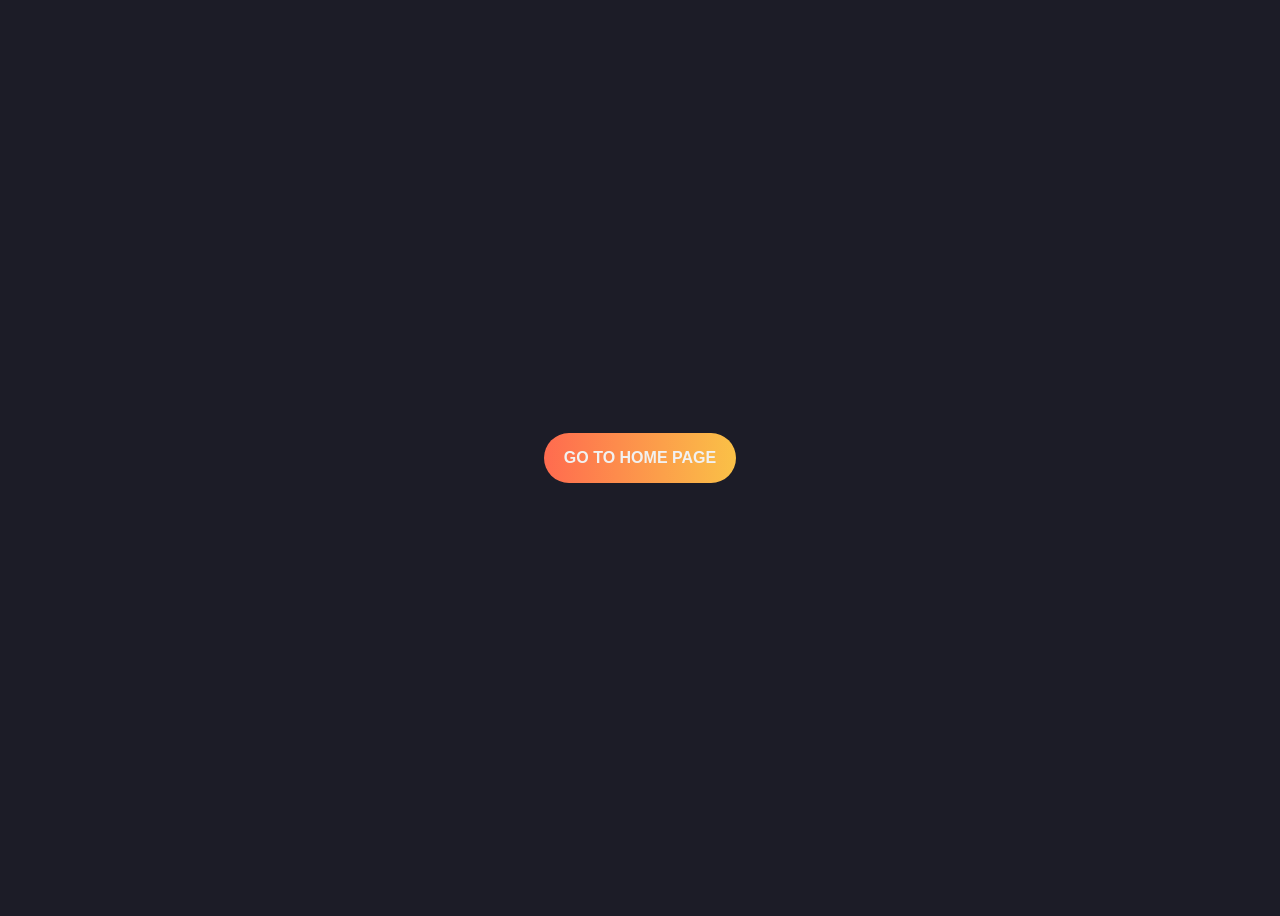
<file: index.html>
<!DOCTYPE html>
<html lang="en">
<head>
    <meta charset="UTF-8">
    <meta http-equiv="X-UA-Compatible" content="IE=edge">
    <meta name="viewport" content="width=device-width, initial-scale=1.0">
    <title>GO TO HOME</title>

    <style>
.btn {
    display: flex;
    margin: auto;
    padding: 1em;
    width: 10em;
    font-size: 16px;
    background: linear-gradient(to right, #ff6b4f, #fac147);
    
    border: none;
    font-weight: 600;
    outline: none;
    border-radius: 25px;
    cursor: pointer;
    transition: opacity .3s linear;
    transition: 1s;
    text-decoration: none;
    
}

.btn:hover {
    transform: scale(1.2);
}

.btn a{
    color: #f1f1f1;
    text-decoration: none;
    margin: auto;
}

body {
    background: #1c1c27;
    color: white;
    font-family: 'Open Sans', sans-serif;
    display: flex;
    /* margin: auto; */
    /* border: 2px solid red; */
    height: 100vh;
    align-items: center;
    /* justify-content: center; */
}

    </style>

</head>
<body>
    <h1 class="btn"><a href="docs//index.html">GO TO HOME PAGE</a></h1>
</body>
</html>
</file>
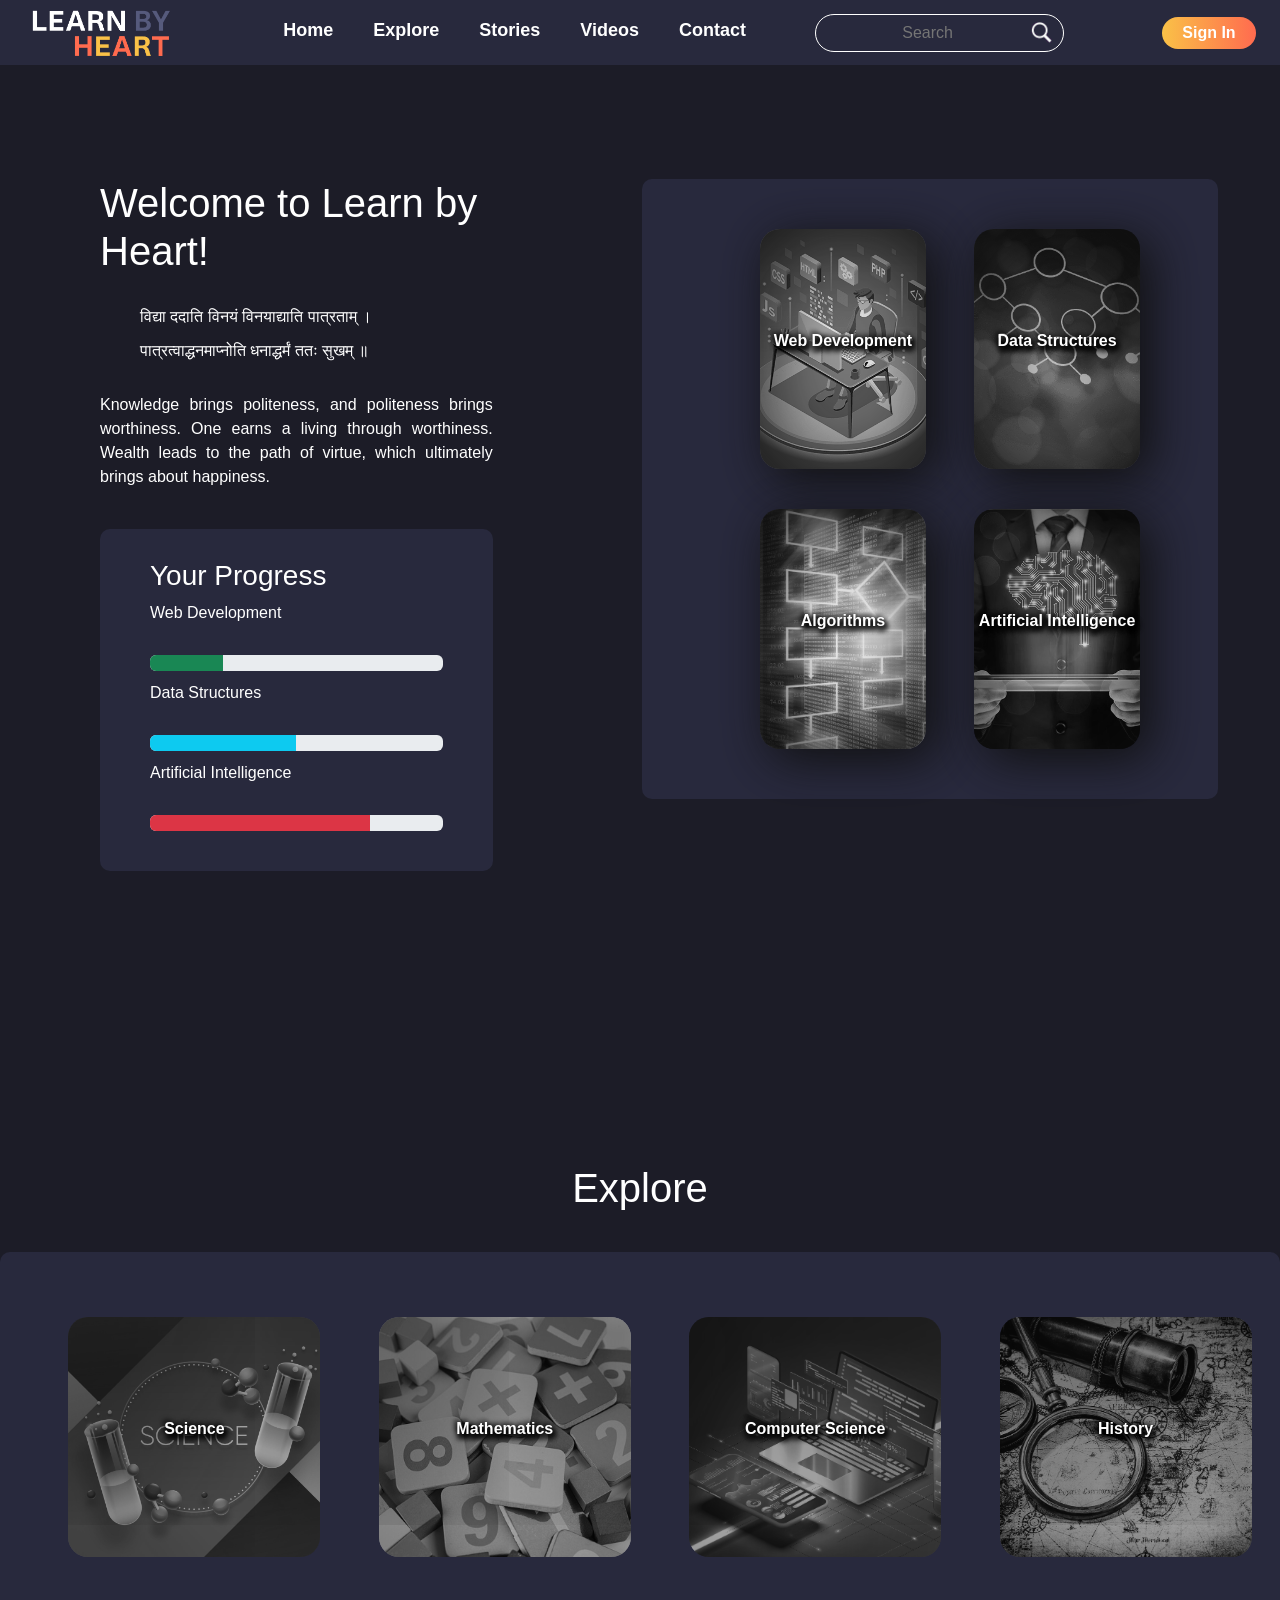
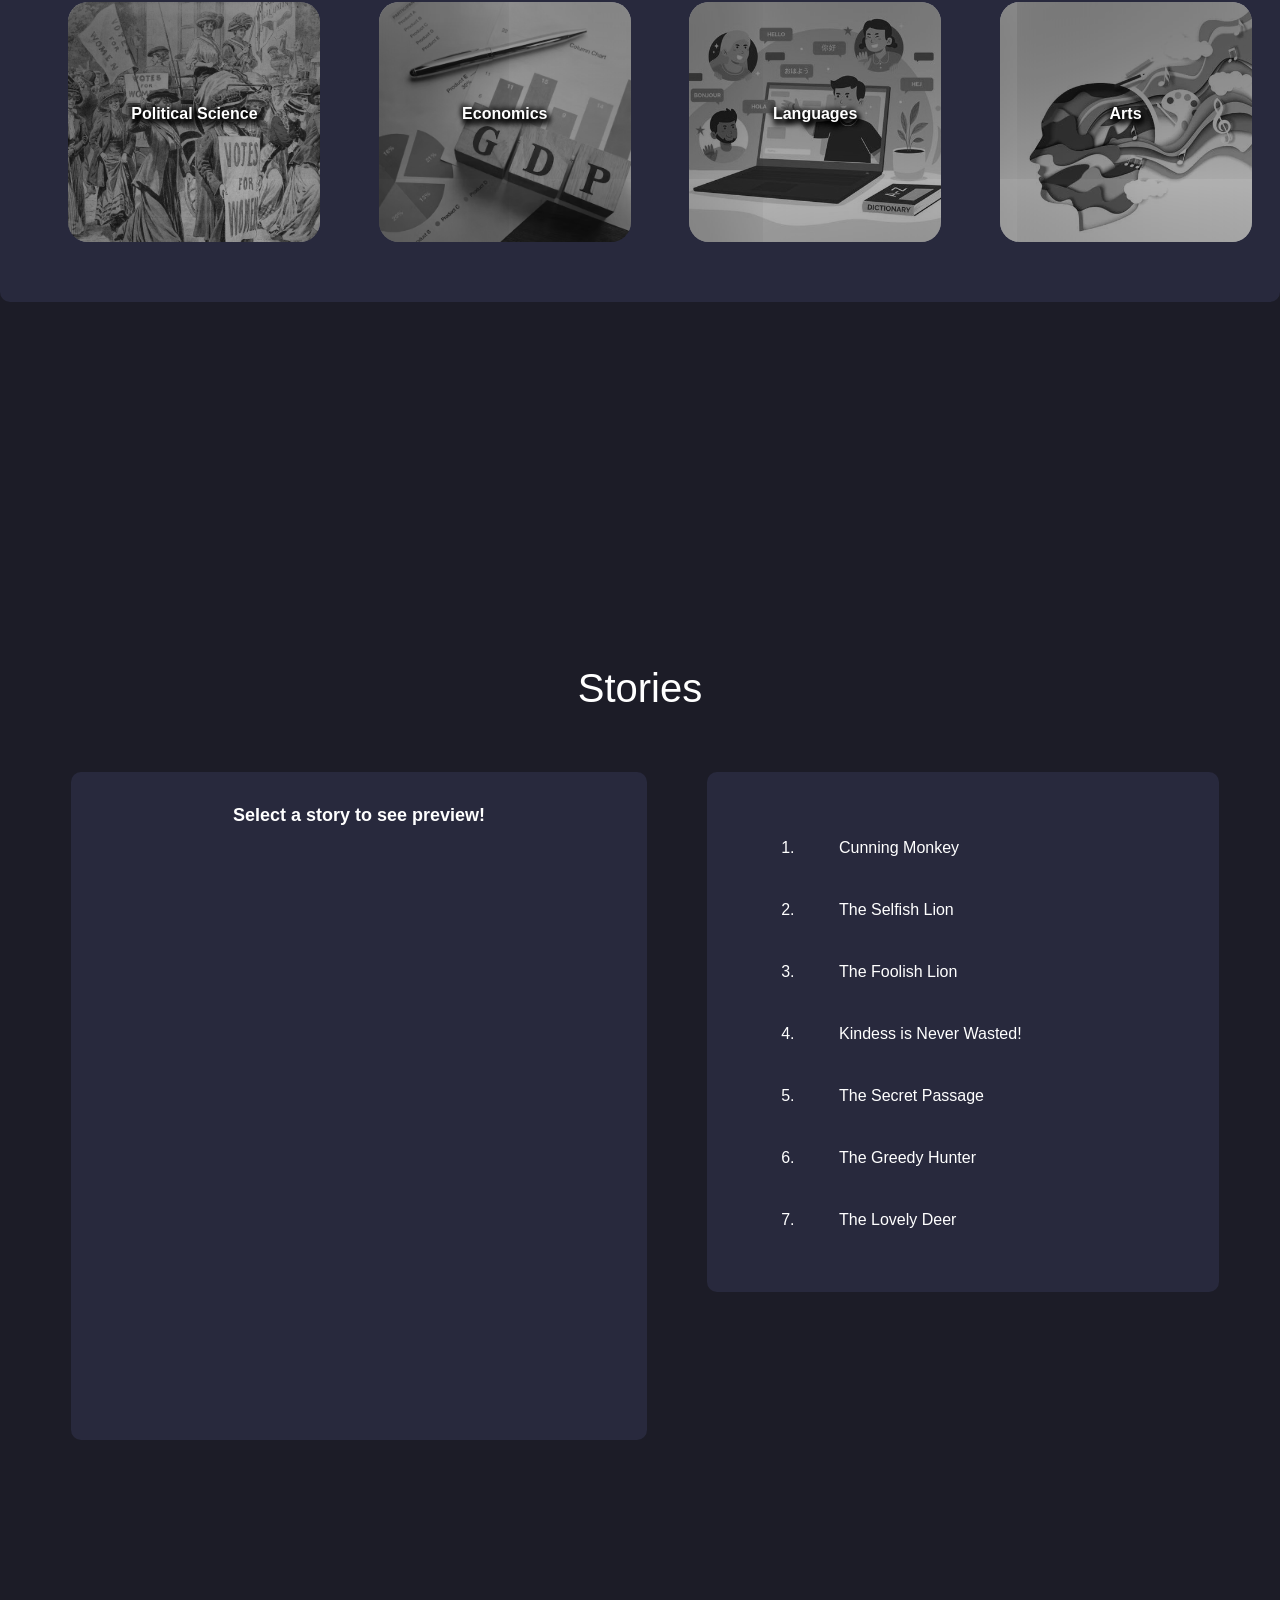
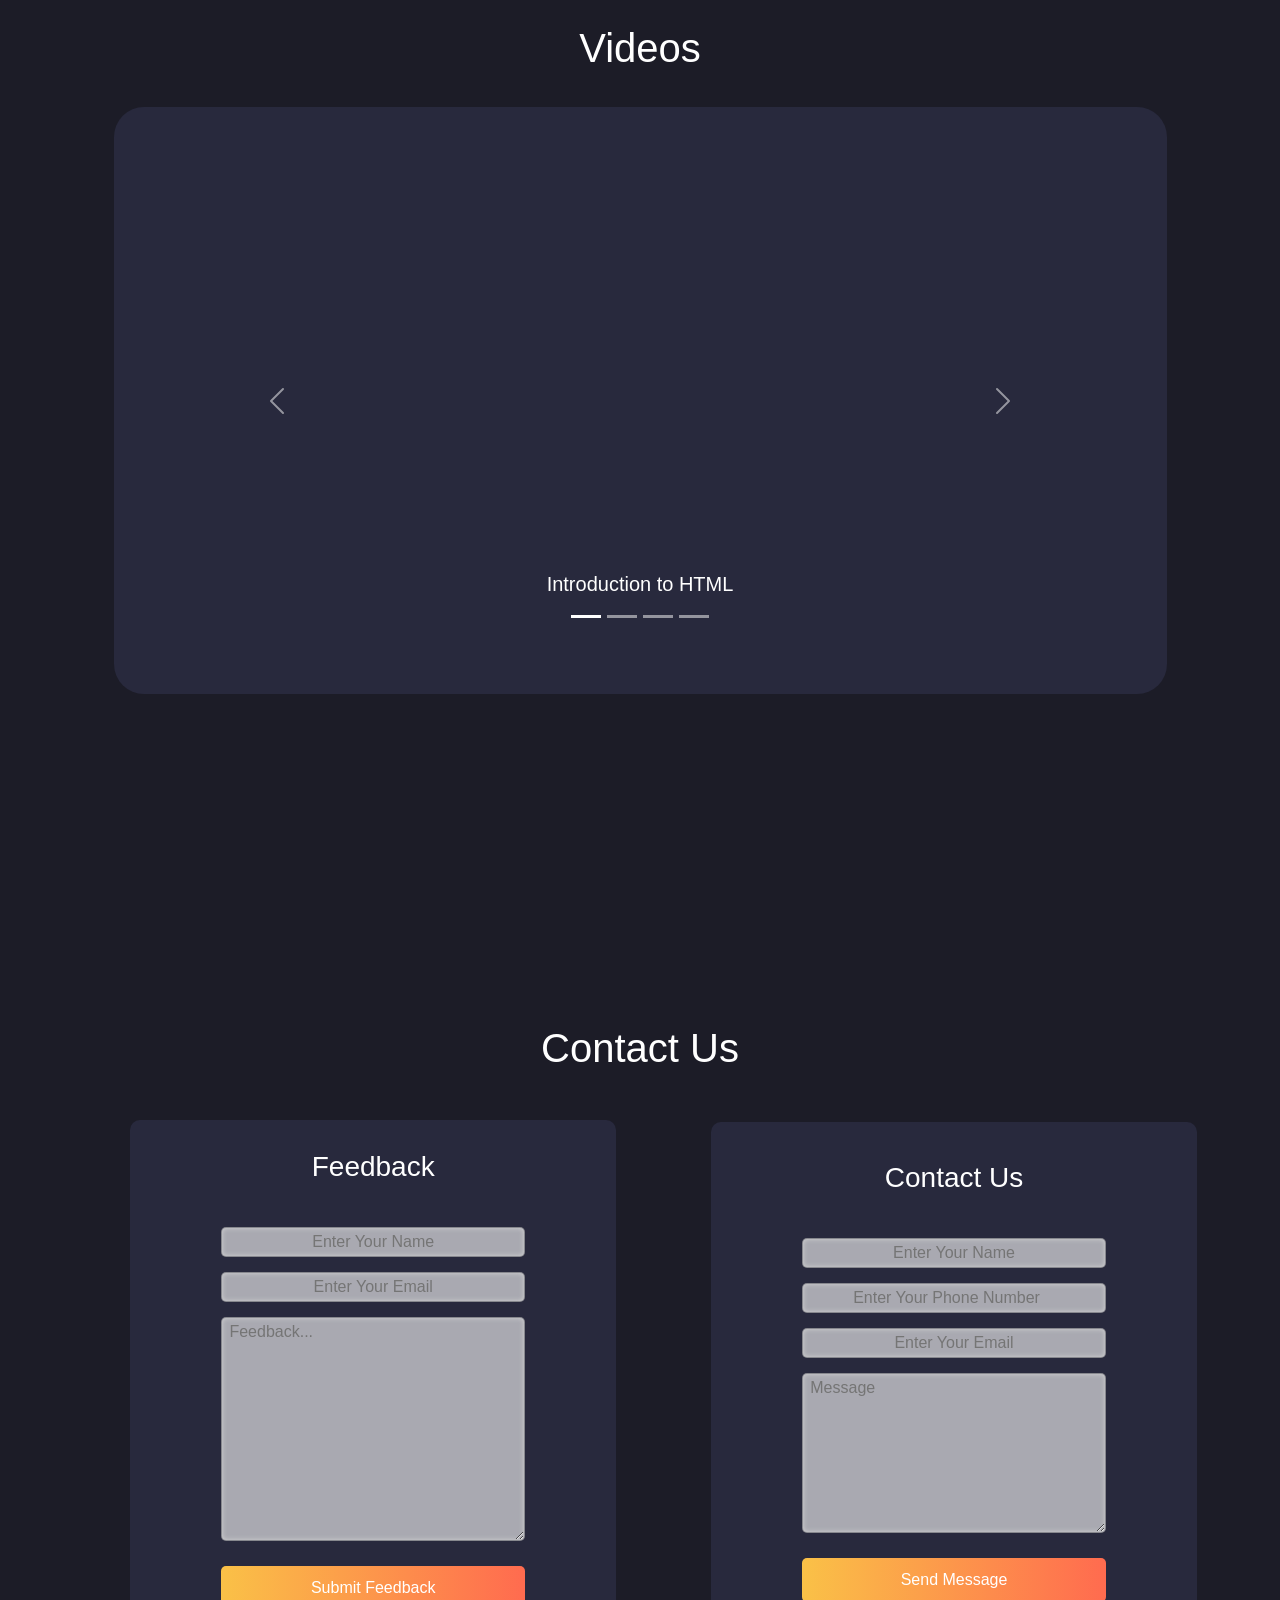
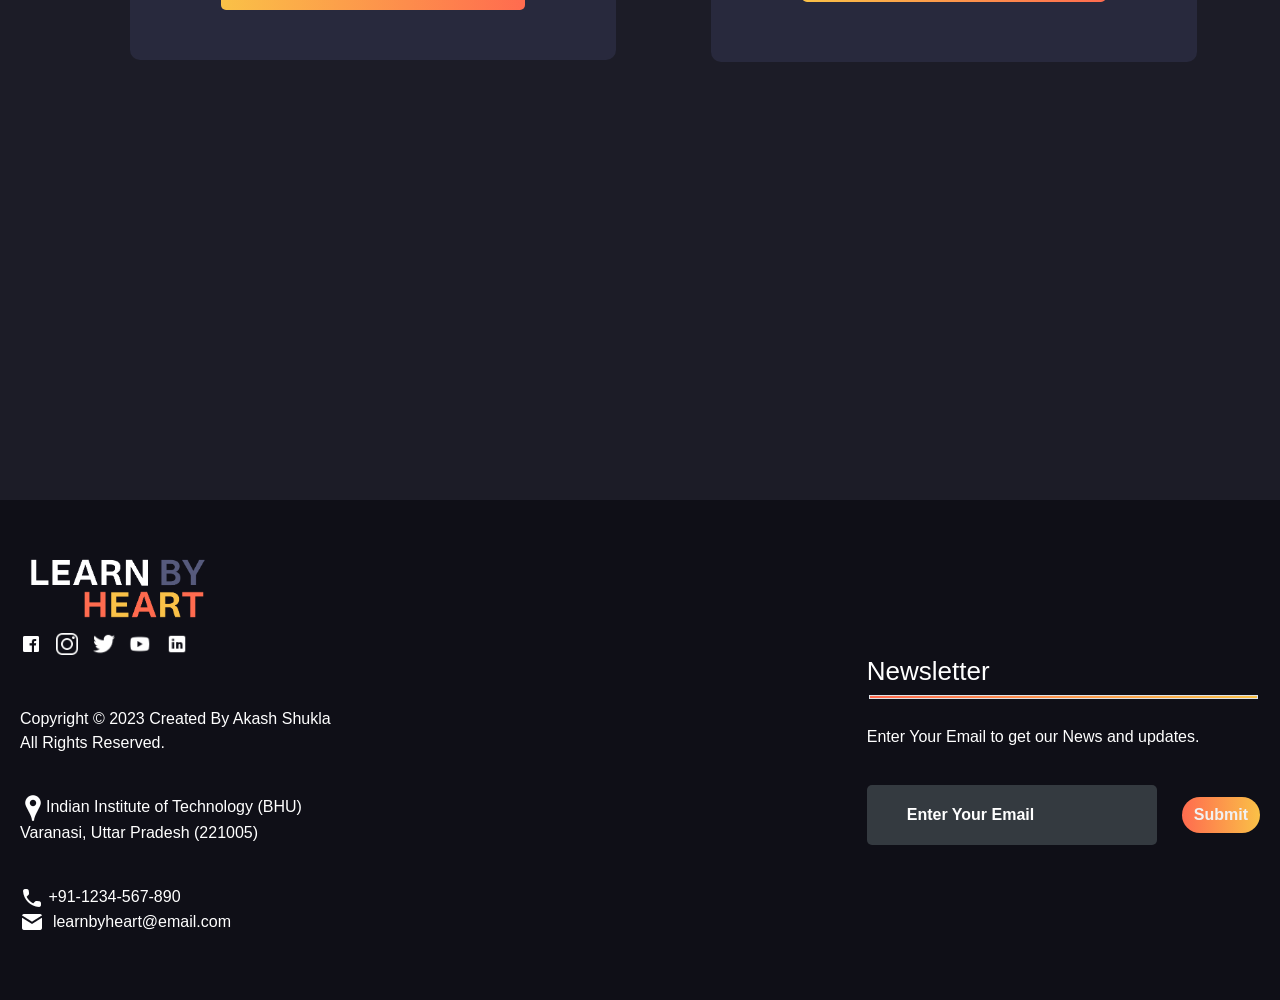
<file: docs/index.html>
<!DOCTYPE html>
<html lang="en">

<head>
    <meta charset="UTF-8">
    <meta http-equiv="X-UA-Compatible" content="IE=edge">
    <meta name="viewport" content="width=device-width, initial-scale=1.0">

    <!-- FOR BOOTSTRAP -->
    <link href="https://cdn.jsdelivr.net/npm/bootstrap@5.3.0-alpha1/dist/css/bootstrap.min.css" rel="stylesheet"
        integrity="sha384-GLhlTQ8iRABdZLl6O3oVMWSktQOp6b7In1Zl3/Jr59b6EGGoI1aFkw7cmDA6j6gD" crossorigin="anonymous">

    <script src="https://cdn.jsdelivr.net/npm/bootstrap@5.3.0-alpha1/dist/js/bootstrap.bundle.min.js"
        integrity="sha384-w76AqPfDkMBDXo30jS1Sgez6pr3x5MlQ1ZAGC+nuZB+EYdgRZgiwxhTBTkF7CXvN"
        crossorigin="anonymous"></script>
    <link rel="stylesheet" href="home.css">
    <link rel="icon" type="image/x-icon" href="/Images/Logo1.ico">

    <!-- <script src="home.js"></script> -->
    <title>Learn By Heart</title>

</head>

<body>

    <header>

        <nav>
            <div id="logo"><a href="#home"><img src="/Images/Logo1.png"
                        alt="LEARN BY HEART"></a></div>

            <div id="menu">
                <ul>
                    <li><a href="#home">Home</a></li>
                    <li><a href="#explore">Explore</a></li>
                    <li><a href="#stories">Stories</a></li>
                    <li><a href="#videos">Videos</a></li>
                    <li><a href="#contact">Contact</a></li>
                </ul>
            </div>

            <div id="search">
                <input type="text" placeholder="Search">
                <img src="/Images/search.png" alt="Search">
            </div>

            <div id="login">
                <a href="login.html" target="_blank"><button class=logbtn id="signin">Sign In</button></a>
            </div>
        </nav>

    </header>

    <main>

        <div class="page" id="home">

            <div class="intro">
                <h1>Welcome to Learn by Heart!</h1>

                <div id="shloka">
                    <span> विद्या ददाति विनयं विनयाद्याति पात्रताम् ।</span> <span> पात्रत्वाद्धनमाप्नोति धनाद्धर्मं ततः
                        सुखम् ॥</span>
                </div>

                <p>Knowledge brings politeness, and politeness brings worthiness. One earns a living through worthiness.
                    Wealth leads to the path of virtue, which ultimately brings about happiness.</p>



                <div class="ngcard" id="progresstab">
                    <h3>Your Progress</h3>

                    <div>
                        <!-- FROM BOOTSTRAP -->

                        <p>Web Development</p>
                        <div class="progress" role="progressbar" aria-label="Success example" aria-valuenow="25"
                            aria-valuemin="0" aria-valuemax="100">
                            <div class="progress-bar bg-success" style="width: 25%"></div>
                        </div>
                        <p>Data Structures</p>
                        <div class="progress" role="progressbar" aria-label="Info example" aria-valuenow="50"
                            aria-valuemin="0" aria-valuemax="100">
                            <div class="progress-bar bg-info" style="width: 50%"></div>
                        </div>

                        <p>Artificial Intelligence</p>
                        <div class="progress" role="progressbar" aria-label="Danger example" aria-valuenow="100"
                            aria-valuemin="0" aria-valuemax="100">
                            <div class="progress-bar bg-danger" style="width: 75%"></div>
                        </div>

                    </div>

                </div>

            </div>

            <div class="ngcard" id="suggestion">

                <a href="https://www.youtube.com/watch?v=2Gv6CMvI-Lw" target="_blank">
                    <div class="scard" id="s1">Web Development</div>
                </a>
                <a href="https://www.youtube.com/watch?v=SFEROgwxicA" target="_blank">
                    <div class="scard" id="s2">Data Structures</div>
                </a>
                <a href="https://www.youtube.com/watch?v=6hfOvs8pY1k" target="_blank">
                    <div class="scard" id="s3">Algorithms</div>
                </a>
                <a href="https://www.youtube.com/watch?v=HdIppwUJ0f8" target="_blank">
                    <div class="scard" id="s4">Artificial Intelligence</div>
                </a>

            </div>

        </div>

        <div class="page" id="explore">

            <h1 class="title">Explore</h1>
            <div class="ngcard" id="ebg">
                <a href="/Source/science.html" target="_blank">
                    <div class="ecard" id="e1">Science</div>
                </a>
                <a href="/Source/maths.html" target="_blank">
                    <div class="ecard" id="e2">Mathematics</div>
                </a>
                <a href="/Source/computerscience.html" target="_blank">
                    <div class="ecard" id="e3">Computer Science</div>
                </a>
                <a href="/Source/history.html" target="_blank">
                    <div class="ecard" id="e4">History</div>
                </a>
                <a href="/Source/landing.html" target="_blank">
                    <div class="ecard" id="e5">Political Science</div>
                </a>
                <a href="/Source/landing.html" target="_blank">
                    <div class="ecard" id="e6">Economics</div>
                </a>
                <a href="/Source/landing.html" target="_blank">
                    <div class="ecard" id="e7">Languages</div>
                </a>
                <a href="/Source/landing.html" target="_blank">
                    <div class="ecard" id="e8">Arts</div>
                </a>
            </div>

        </div>

        <div class="page" id="stories">
            <h1 class="title" id="sttitle">Stories</h1>

            <div class="ngcard" id="stleft">

                <!-- DYNAMIC -->
                <div id="sthead">Select a story to see preview!</div>
                <div id="stpic"></div>
                <p id="stdis"></p>
            </div>

            <div class="ngcard" id="stright">

                <ol class="stlist">
                    <li class="stbtnli"> <button type="button" class="stbtn" id="stbtn1">Cunning Monkey</button> </li>
                    <li class="stbtnli"> <button type="button" class="stbtn" id="stbtn2">The Selfish Lion</button> </li>
                    <li class="stbtnli"> <button type="button" class="stbtn" id="stbtn3">The Foolish Lion</button> </li>
                    <li class="stbtnli"> <button type="button" class="stbtn" id="stbtn4">Kindess is Never
                            Wasted!</button> </li>
                    <li class="stbtnli"> <button type="button" class="stbtn" id="stbtn5">The Secret Passage</button>
                    </li>
                    <li class="stbtnli"> <button type="button" class="stbtn" id="stbtn6">The Greedy Hunter</button>
                    </li>
                    <li class="stbtnli"> <button type="button" class="stbtn" id="stbtn7">The Lovely Deer</button> </li>
                </ol>

            </div>


        </div>

        <div class="page" id="videos">
            <h1 class="title">Videos</h1>

            <!-- FROM BOOTSTRAP -->

            <div id="vidcontainer" class="videoCard ngcard">

                <div id="carouselExampleCaptions" class="carousel slide">
                    <div class="carousel-indicators">
                        <button type="button" data-bs-target="#carouselExampleCaptions" data-bs-slide-to="0"
                            class="active" aria-current="true" aria-label="Slide 1"></button>
                        <button type="button" data-bs-target="#carouselExampleCaptions" data-bs-slide-to="1"
                            aria-label="Slide 2"></button>
                        <button type="button" data-bs-target="#carouselExampleCaptions" data-bs-slide-to="2"
                            aria-label="Slide 3"></button>
                        <button type="button" data-bs-target="#carouselExampleCaptions" data-bs-slide-to="3"
                            aria-label="Slide 4"></button>
                    </div>
                    <div class="carousel-inner">
                        <div class="carousel-item active">
                            <!-- <img src="/bunny.jpg" class="d-block w-100" alt="..."> -->

                            <iframe width="853" height="480" src="https://www.youtube.com/embed/qz0aGYrrlhU"
                                title="HTML Tutorial for Beginners: HTML Crash Course" frameborder="0"
                                allow="accelerometer; autoplay; clipboard-write; encrypted-media; gyroscope; picture-in-picture; web-share"
                                allowfullscreen></iframe>

                            <div class="carousel-caption d-none d-md-block">
                                <h5>Introduction to HTML</h5>
                                <!-- <p>Some representative placeholder content for the first slide.</p> -->
                            </div>
                        </div>
                        <div class="carousel-item">

                            <!-- <img src="/bunny.jpg" class="d-block w-100" alt="..."> -->

                            <iframe width="853" height="480" src="https://www.youtube.com/embed/1Rs2ND1ryYc"
                                title="CSS Tutorial - Zero to Hero (Complete Course)" frameborder="0"
                                allow="accelerometer; autoplay; clipboard-write; encrypted-media; gyroscope; picture-in-picture; web-share"
                                allowfullscreen></iframe>

                            <div class="carousel-caption d-none d-md-block">
                                <!-- <h5>Introduction to CSS</h5> -->
                                <!-- <p>Some representative placeholder content for the second slide.</p> -->
                            </div>
                        </div>

                        <div class="carousel-item">

                            <!-- <img src="/Spider-man.jpeg" class="d-block w-100" alt="..."> -->

                            <iframe width="853" height="480" src="https://www.youtube.com/embed/PkZNo7MFNFg"
                                title="Learn JavaScript - Full Course for Beginners" frameborder="0"
                                allow="accelerometer; autoplay; clipboard-write; encrypted-media; gyroscope; picture-in-picture; web-share"
                                allowfullscreen></iframe>
                            <div class="carousel-caption d-none d-md-block">
                                <!-- <h5>Introduction to JavaScript</h5> -->
                                <!-- <p>Some representative placeholder content for the third slide.</p> -->
                            </div>
                        </div>

                        <div class="carousel-item">

                            <iframe width="853" height="480" src="https://www.youtube.com/embed/bMknfKXIFA8"
                                title="React Course - Beginner's Tutorial for React JavaScript Library [2022]"
                                frameborder="0"
                                allow="accelerometer; autoplay; clipboard-write; encrypted-media; gyroscope; picture-in-picture; web-share"
                                allowfullscreen></iframe>

                            <div class="carousel-caption d-none d-md-block">
                                <!-- <h5>Introduction to ReactJS</h5> -->
                            </div>
                        </div>

                    </div>
                    <button class="carousel-control-prev" type="button" data-bs-target="#carouselExampleCaptions"
                        data-bs-slide="prev">
                        <span class="carousel-control-prev-icon" aria-hidden="true"></span>
                        <span class="visually-hidden">Previous</span>
                    </button>
                    <button class="carousel-control-next" type="button" data-bs-target="#carouselExampleCaptions"
                        data-bs-slide="next">
                        <span class="carousel-control-next-icon" aria-hidden="true"></span>
                        <span class="visually-hidden">Next</span>
                    </button>
                </div>


            </div>
        </div>



        <div class="page" id="contact">
            <h1 class="title">Contact Us</h1>
            <div class="feedbox">

                <div class="feed">
                    <h3>Feedback</h3>
                    <form action="mailto:akashshukla.is21@bmsce.ac.in" method="post" enctype="text/plain">
                        <input type="text" name="" class="fname" required="required" placeholder="Enter Your Name">
                        <input type="email" name="mail" required="required" placeholder="Enter Your Email">

                        <!-- <div class="row">
                            <div class="col-md-6" style="margin-top: 50px;">
                                <div class="slider-wrapper green">
                                    <input class="input-range" data-slider-id='ex1Slider' type="text" data-slider-min="0" data-slider-tooltip="always" data-slider-max="100" data-slider-step="1" data-slider-value="14"/>
                                </div>
                            </div>
                        </div> -->

                        <textarea name="addtional" placeholder="Feedback..."></textarea>
                        <button type="submit" class="csubmit">Submit Feedback</button>
                    </form>
                </div>
            </div>

            <div class="contactus">
                <div class="feed">
                    <h3>Contact Us</h3>
                    <form action="mailto:akashshukla.is21@bmsce.ac.in" method="post" enctype="text/plain">
                        <input type="text" name="" class="fname" required="required" placeholder="Enter Your Name">
                        <input type="number" name="" class="fname" required="required"
                            placeholder="Enter Your Phone Number">
                        <input type="email" name="mail" required="required" placeholder="Enter Your Email">
                        <textarea name="addtional" id="messagebox" placeholder="Message"></textarea>
                        <button type="submit" class="csubmit">Send Message</button>
                    </form>
                </div>
            </div>

        </div>


        </div>

        </div>

    </main>




    <!-- FOOTER -->
    <footer>
        <div class="footer-container">
            <div class="left-col">
                <img src="/Images/Logo1.png" style="width: 200px;">
                <div class="logo"></div>
                <div class="social-media">
                    <a href="#"><img src="/Images/fb.png"></a>
                    <a href="#"><img src="/Images/insta.png"></a>
                    <a href="#"><img src="/Images/tt.png"></a>
                    <a href="#"><img src="/Images/ytube.png"></a>
                    <a href="#"><img src="/Images/linkedin.png"></a>
                </div><br><br>
                <p class="rights-text">Copyright © 2023 Created By Akash Shukla<br>All Rights Reserved.</p>
                <br>
                <p><img src="/Images/location.png">Indian Institute of Technology (BHU)<br>Varanasi,
                    Uttar Pradesh (221005)</p><br>
                <p><img src="/Images/phone.png"> +91-1234-567-890<br><img
                        src="/Images/mail.png">&nbsp; learnbyheart@email.com</p>
            </div>
            <div class="right-col">
                <h1 style="color: #fff">Newsletter</h1>
                <div class="border"></div><br>
                <p>Enter Your Email to get our News and updates.</p>
                <form class="newsletter-form">
                    <input class="txtb" type="email" placeholder="Enter Your Email">
                    <input class="btn" type="submit" value="Submit">
                </form>
            </div>
        </div>
    </footer>



    <script src="home.js">
    </script>

    <!-- FOR BOOTSTRAP -->

    <script src="https://cdn.jsdelivr.net/npm/bootstrap@5.3.0-alpha1/dist/js/bootstrap.bundle.min.js"
        integrity="sha384-w76AqPfDkMBDXo30jS1Sgez6pr3x5MlQ1ZAGC+nuZB+EYdgRZgiwxhTBTkF7CXvN"
        crossorigin="anonymous"></script>
    <script src="https://cdn.jsdelivr.net/npm/@popperjs/core@2.11.6/dist/umd/popper.min.js"
        integrity="sha384-oBqDVmMz9ATKxIep9tiCxS/Z9fNfEXiDAYTujMAeBAsjFuCZSmKbSSUnQlmh/jp3"
        crossorigin="anonymous"></script>
    <script src="https://cdn.jsdelivr.net/npm/bootstrap@5.3.0-alpha1/dist/js/bootstrap.min.js"
        integrity="sha384-mQ93GR66B00ZXjt0YO5KlohRA5SY2XofN4zfuZxLkoj1gXtW8ANNCe9d5Y3eG5eD"
        crossorigin="anonymous"></script>


</body>

</html>
</file>
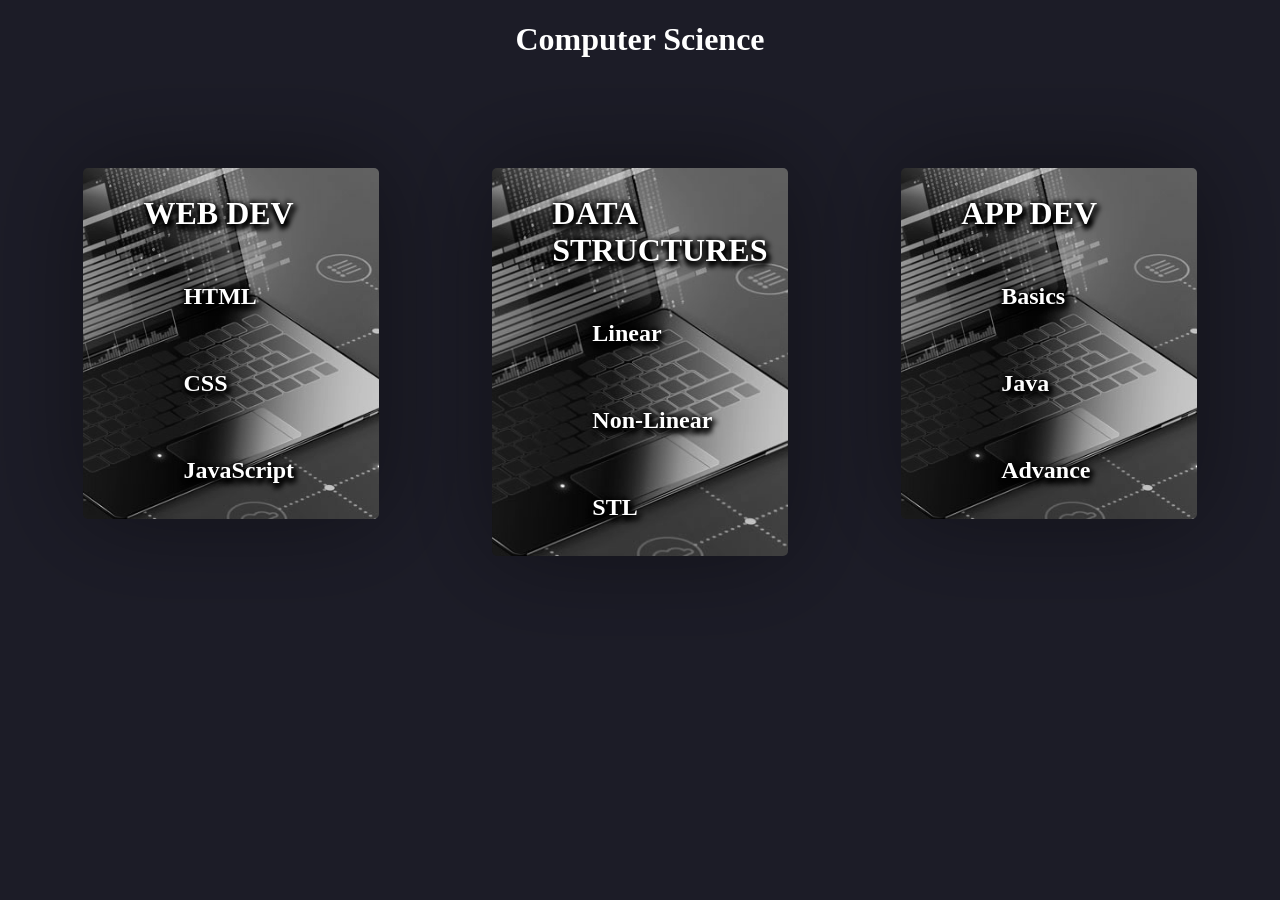
<file: docs/computerscience.html>
<!DOCTYPE html>
<html>

<head>
    <title>Computer Science</title>
</head>

<link rel="stylesheet" href="exploretab.css">

<style>

/* .cs{
    background-image: url("/ProjectLearnbyHeart/Images/market.png");
    background-size: cover;
    background-position-x: 50%;
    filter: opacity(0.7);
    filter: grayscale(1);
} */


</style>

<body>
    <div class="ngcard">
        <h1 class="topic">Computer Science</h1>
        <div class="outbox">
            <div class="container scard cs" >
                <h1>WEB DEV</h1>
                
                <a href="https://www.youtube.com/watch?v=tHm3X_Ta_iE"
                    class="link" target="_blank">HTML</a>
                <a href="https://www.youtube.com/watch?v=q5CZUnsWkYQ&list=PLF_7kfnwLFCFijVGjd7zrjtWrxi4-4xeY"
                    class="link">CSS</a>
                <a href="https://www.youtube.com/watch?v=vSJ66ADJd2o&list=PLF_7kfnwLFCHPUM8UWjv2uy4S08SCtjEh"
                target="_blank" class="link">JavaScript</a>
            </div>

            <div class="container scard cs">
                <h1>DATA STRUCTURES</h1>
                <a href="https://www.youtube.com/watch?v=AwgQvi1Y24o" class="link" target="_blank">Linear</a>

                <a href="https://www.youtube.com/watch?v=ZgccHLOj3W4&list=PLEKP9nwe-ZL9NGF01fEPfTUvkrcptRl5I"
                    class="link" target="_blank">Non-Linear</a>

                <a href="https://www.youtube.com/watch?v=xNa5iW4gv6c&list=PLKKfKV1b9e8rryr0t6HkjXgK3-PExQifx"
                    class="link" target="_blank">STL</a>
            </div>

            <div class="container scard cs">
                <h1>APP DEV</h1>

                <a href="https://www.youtube.com/watch?v=6ZX48sgsuUg" class="link" target="_blank">Basics</a>

                <a href="https://www.youtube.com/watch?v=ePiPYMeakW0" class="link" target="_blank">Java</a>

                <a href="https://www.youtube.com/watch?v=F38BmgPcZ_I" class="link" target="_blank">Advance</a>
            </div>

        </div>
    </div>
</body>

</html>
</file>
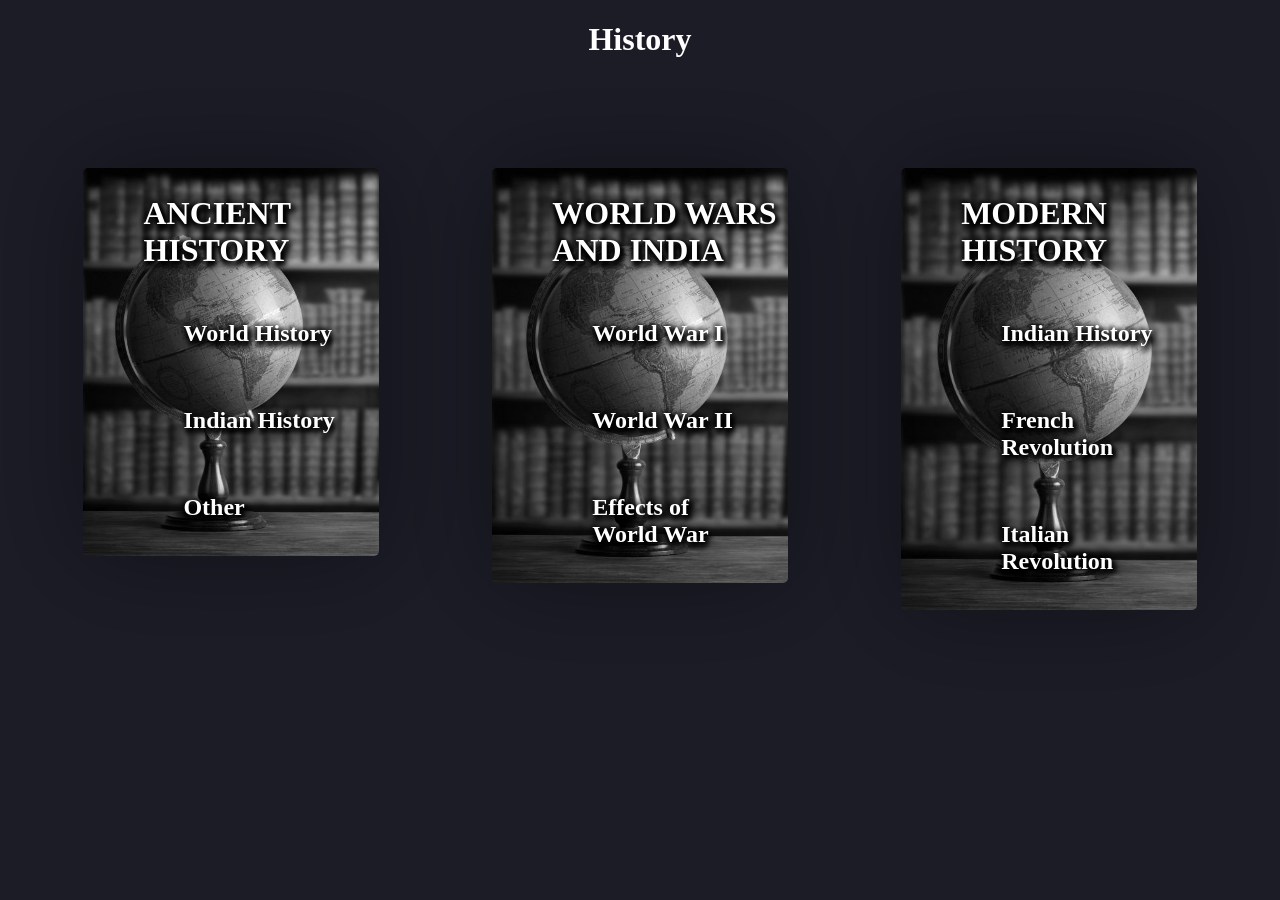
<file: docs/history.html>
<!DOCTYPE html>
<html>

<head>
    <title>History</title>
</head>

<link rel="stylesheet" href="exploretab.css">

<style>

.hist{
    background-image: url("/Images/history2.jpeg");
    background-size: cover;
    /* background-position-x: 50%; */
    filter: opacity(0.7);
    filter: grayscale(1);
}


</style>

<body>
    <div class="ngcard">
        <h1 class="topic">History</h1>
        <div class="outbox">
            <div class="container scard hist" >
                <h1>ANCIENT HISTORY</h1>
                
                <a href="https://www.youtube.com/watch?v=tHm3X_Ta_iE"
                    class="link" target="_blank">World History</a>
                <a href="https://www.youtube.com/watch?v=q5CZUnsWkYQ&list=PLF_7kfnwLFCFijVGjd7zrjtWrxi4-4xeY"
                    class="link">Indian History</a>
                <a href="https://www.youtube.com/watch?v=vSJ66ADJd2o&list=PLF_7kfnwLFCHPUM8UWjv2uy4S08SCtjEh"
                target="_blank" class="link">Other</a>
            </div>

            <div class="container scard hist">
                <h1>WORLD WARS AND INDIA</h1>
                <a href="https://www.youtube.com/watch?v=AwgQvi1Y24o" class="link" target="_blank">World War I</a>

                <a href="https://www.youtube.com/watch?v=ZgccHLOj3W4&list=PLEKP9nwe-ZL9NGF01fEPfTUvkrcptRl5I"
                    class="link" target="_blank">World War II</a>

                <a href="https://www.youtube.com/watch?v=xNa5iW4gv6c&list=PLKKfKV1b9e8rryr0t6HkjXgK3-PExQifx"
                    class="link" target="_blank">Effects of World War</a>
            </div>

            <div class="container scard hist">
                <h1>MODERN HISTORY</h1>

                <a href="https://www.youtube.com/watch?v=6ZX48sgsuUg" class="link" target="_blank">Indian History</a>

                <a href="https://www.youtube.com/watch?v=ePiPYMeakW0" class="link" target="_blank">French Revolution</a>

                <a href="https://www.youtube.com/watch?v=F38BmgPcZ_I" class="link" target="_blank">Italian Revolution</a>
            </div>

        </div>
    </div>
</body>

</html>
</file>
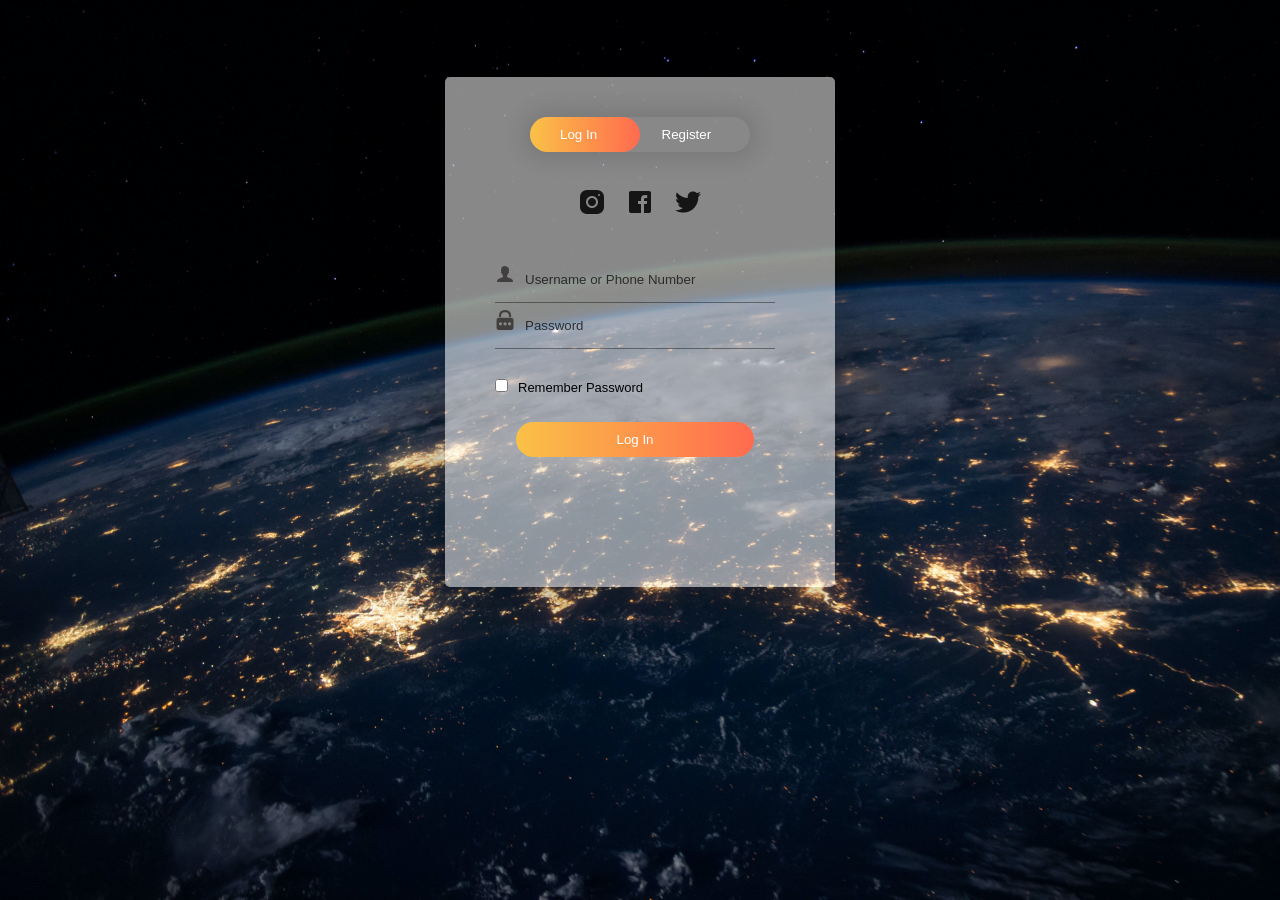
<file: docs/login.html>
<!DOCTYPE html>
<html>
<head>
	<link rel="shortcut icon" type="png" href="images/icon/favicon.png">
	<title>Login SignUp</title>
	<link rel="stylesheet" type="text/css" href="login.css">
	<script src="https://ajax.googleapis.com/ajax/libs/jquery/3.4.1/jquery.min.js"></script>

  <script>
  $(document).ready(function(){
    $("form").submit(function(){
      alert("Welcome sir, we're re-directing you to the home page!");
    });
  });
  
  </script>
</head>
<body>
		<div class="form-box">
			<div class="button-box">
				<div id="btn"></div>
				<button type="button" class="toggle-btn" id="log" onclick="login()" style="color: #fff;">Log In</button>
				<button type="button" class="toggle-btn" id="reg" onclick="register()">Register</button>
			</div>
			<div class="social-icons">
				<img src="/Images/insta2.png">
				<img src="/Images/fb2.png">
				<img src="/Images/tt2.png">
			</div>
			
			<!-- Login Form -->
			<form id="login" class="input-group" action="home.html">
				<div class="inp">
					<img src="/Images/user.png"><input type="text" id="email" class="input-field" placeholder="Username or Phone Number" style="width: 88%; border:none;" required="required">
				</div>
				<div class="inp">
					<img src="/Images/password.png"><input type="password" id="password" class="input-field" placeholder="Password" style="width: 88%; border: none;" required="required">
				</div>
				<input type="checkbox" class="check-box">Remember Password
				<button type="submit" class="submit-btn">Log In</button>
			</form>

			
			<!-- Registration Form -->
			<form id="register" class="input-group">
				<input type="text" class="input-field" placeholder="Full Name" required="required">
				<input type="email" class="input-field" placeholder="Email Address" required="required">
				<input type="password" class="input-field" placeholder="Create Password" name="psame" required="required">
				<input type="password" class="input-field" placeholder="Confirm Password" name="psame" required="required">
				<input type="checkbox" class="check-box" id="chkAgree" onclick="goFurther()">I agree to the Terms & Conditions
				<button type="submit" id="btnSubmit" class="submit-btn reg-btn">Register</button>
			</form>
		</div>
		<script type="text/javascript" src="login.js"></script>
</body>
</html>
</file>
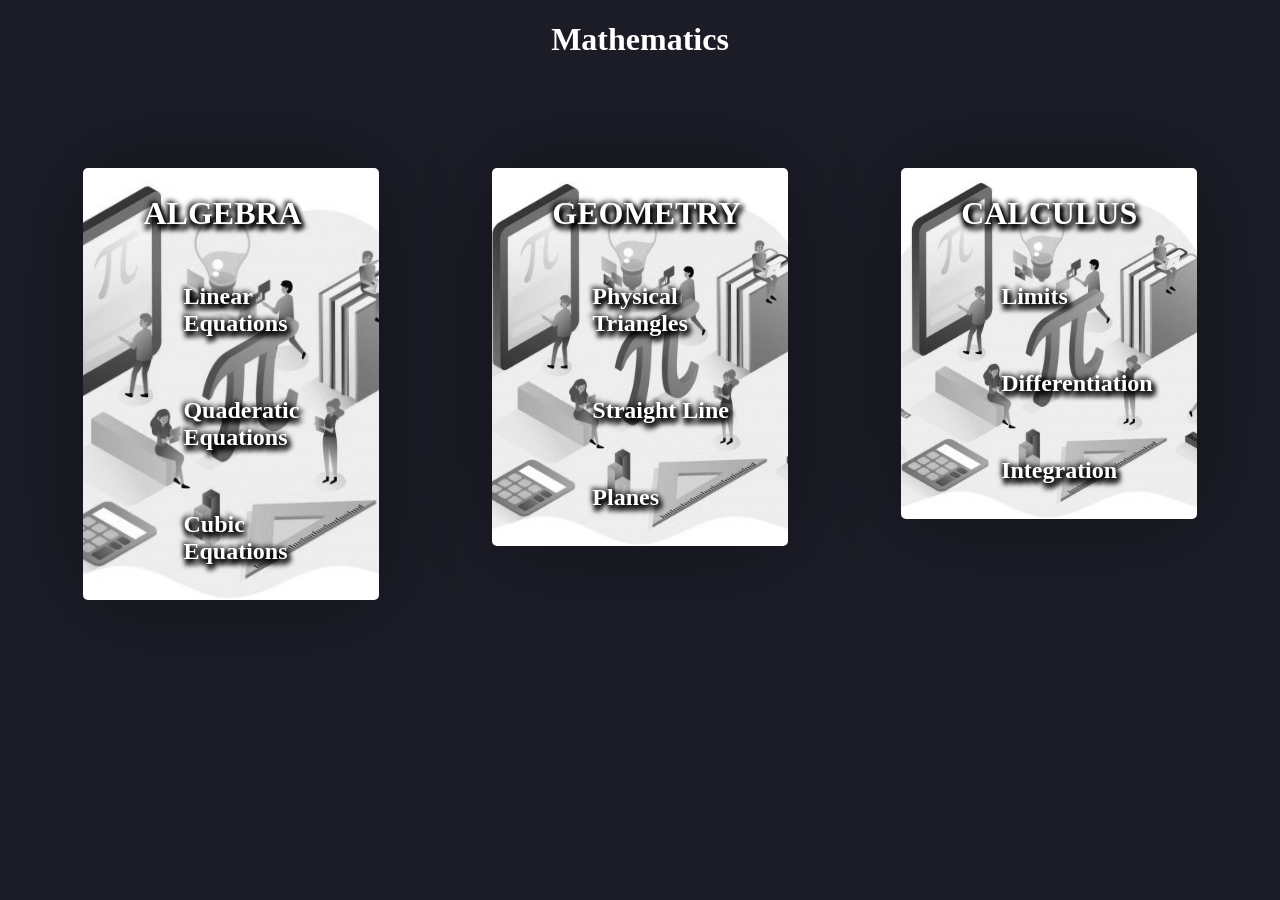
<file: docs/maths.html>
<!DOCTYPE html>
<html>

<head>
    <title>Maths</title>
</head>

<link rel="stylesheet" href="exploretab.css">


<body>
    <div class="ngcard">
        <h1 class="topic">Mathematics</h1>
        <div class="outbox">
            <div class="container scard maths" >
                <h1>ALGEBRA</h1>
                
                <a href="https://www.youtube.com/watch?v=tHm3X_Ta_iE"
                    class="link" target="_blank">Linear Equations</a>
                <a href="https://www.youtube.com/watch?v=q5CZUnsWkYQ&list=PLF_7kfnwLFCFijVGjd7zrjtWrxi4-4xeY"
                    class="link">Quaderatic Equations</a>
                <a href="https://www.youtube.com/watch?v=vSJ66ADJd2o&list=PLF_7kfnwLFCHPUM8UWjv2uy4S08SCtjEh"
                target="_blank" class="link">Cubic Equations</a>
            </div>

            <div class="container scard maths">
                <h1>GEOMETRY</h1>

                <a href="https://www.youtube.com/watch?v=AwgQvi1Y24o" class="link" target="_blank">Physical
                    Triangles</a>

                <a href="https://www.youtube.com/watch?v=ZgccHLOj3W4&list=PLEKP9nwe-ZL9NGF01fEPfTUvkrcptRl5I"
                    class="link" target="_blank">Straight Line</a>

                <a href="https://www.youtube.com/watch?v=xNa5iW4gv6c&list=PLKKfKV1b9e8rryr0t6HkjXgK3-PExQifx"
                    class="link" target="_blank">Planes</a>

            </div>

            <div class="container scard maths">
                <h1>CALCULUS</h1>

                <a href="https://www.youtube.com/watch?v=6ZX48sgsuUg" class="link" target="_blank">Limits</a>

                <a href="https://www.youtube.com/watch?v=ePiPYMeakW0" class="link" target="_blank">Differentiation</a>

                <a href="https://www.youtube.com/watch?v=F38BmgPcZ_I" class="link" target="_blank">Integration</a>
            </div>

        </div>
    </div>
</body>

</html>
</file>
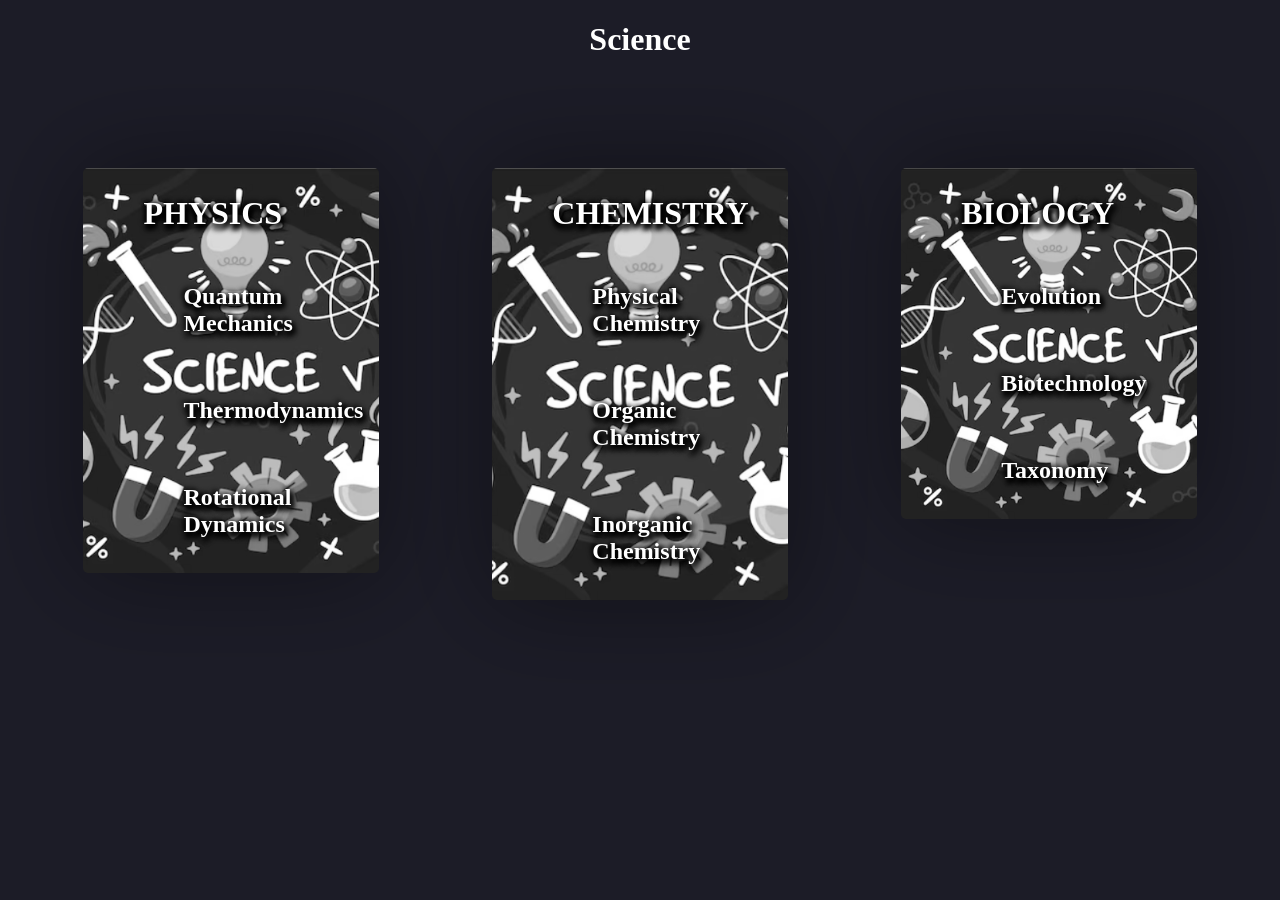
<file: docs/science.html>
<!DOCTYPE html>
<html>

<head>
    <title>Science</title>
</head>

<link rel="stylesheet" href="exploretab.css">

<body>
    <div class="ngcard">
        <h1 class="topic">Science</h1>
        <div class="outbox">
            <div class="container scard science" id="phy">
                <h1>PHYSICS</h1>

                <a href="https://www.youtube.com/watch?v=cm98i9SBKGE&list=PL74Pz7AXMAnOrUGJ5MqTOUoa1gczsxI91"
                    class="link" target="_blank">Quantum
                    Mechanics</a>
                <a href="https://www.youtube.com/watch?v=q5CZUnsWkYQ&list=PLF_7kfnwLFCFijVGjd7zrjtWrxi4-4xeY"
                    class="link">Thermodynamics</a>
                <a href="https://www.youtube.com/watch?v=vSJ66ADJd2o&list=PLF_7kfnwLFCHPUM8UWjv2uy4S08SCtjEh"
                target="_blank" class="link">Rotational Dynamics</a>
            </div>

            <div class="container scard science" id="chem">
                <h1>CHEMISTRY</h1>

                <a href="https://www.youtube.com/watch?v=AwgQvi1Y24o" class="link" target="_blank">Physical
                    Chemistry</a>

                <a href="https://www.youtube.com/watch?v=ZgccHLOj3W4&list=PLEKP9nwe-ZL9NGF01fEPfTUvkrcptRl5I"
                    class="link" target="_blank">Organic
                    Chemistry</a>

                <a href="https://www.youtube.com/watch?v=xNa5iW4gv6c&list=PLKKfKV1b9e8rryr0t6HkjXgK3-PExQifx"
                    class="link" target="_blank">Inorganic
                    Chemistry</a>

            </div>

            <div class="container scard science" id="bio">
                <h1>BIOLOGY</h1>

                <a href="https://www.youtube.com/watch?v=6ZX48sgsuUg" class="link" target="_blank">Evolution</a>

                <a href="https://www.youtube.com/watch?v=ePiPYMeakW0" class="link" target="_blank">Biotechnology</a>

                <a href="https://www.youtube.com/watch?v=F38BmgPcZ_I" class="link" target="_blank">Taxonomy</a>
            </div>

        </div>
    </div>
</body>

</html>
</file>
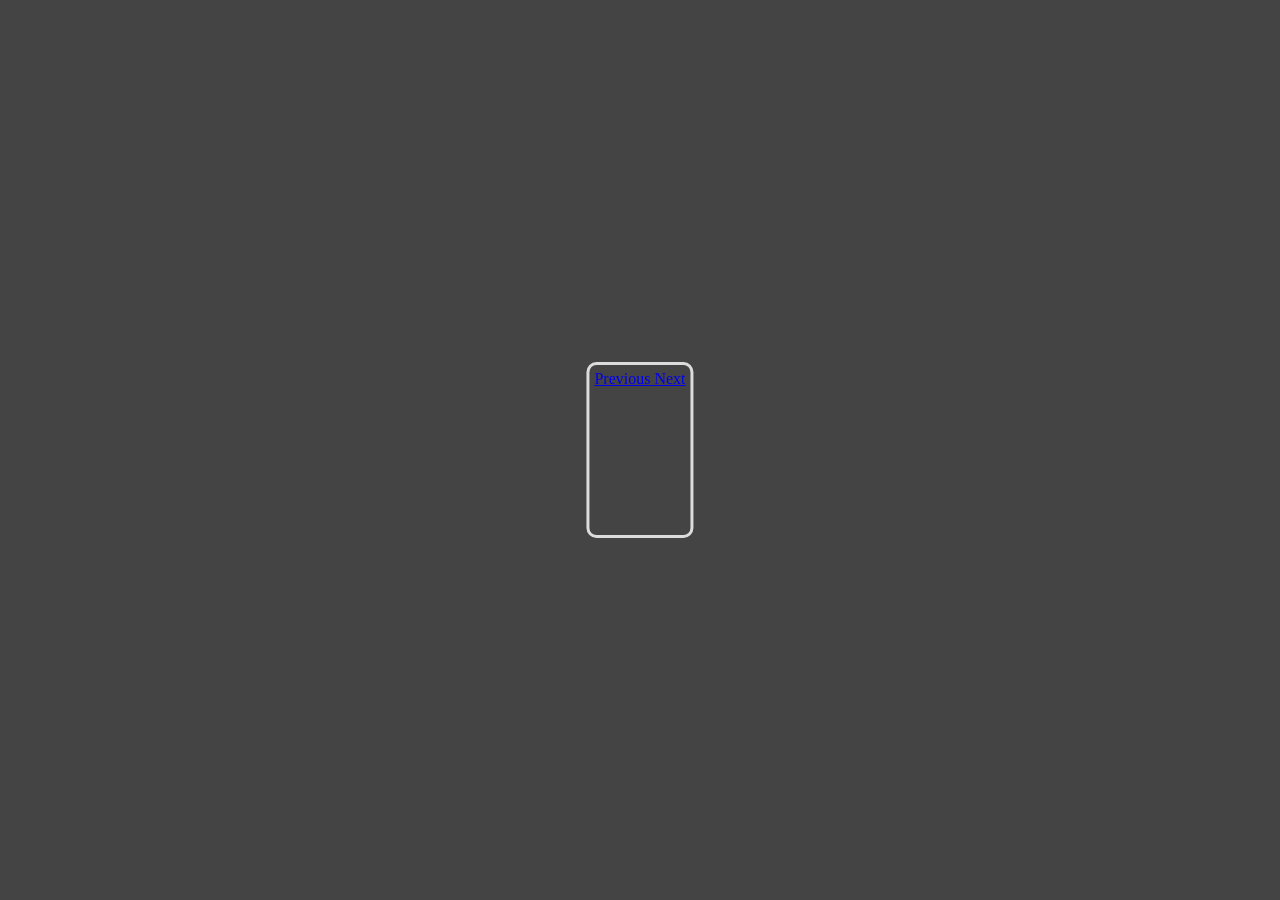
<file: docs/slide_video.html>
<!DOCTYPE html>
<html lang="en">

<head>
    <meta charset="UTF-8">
    <meta http-equiv="X-UA-Compatible" content="IE=edge">
    <meta name="viewport" content="width=device-width, initial-scale=1.0">
    <title>Document</title>
    <link rel="stylesheet" href="slide_video.css">
</head>

<body>

    <div class="container ">
        <div class="row">
            <div class="col-4 mx-auto">
                <div class="bordered">
                    <div class="row mx-auto h-100">
                        <div id="carousel-1" class="carousel slide w-100" data-ride="carousel">
                            <div class="carousel-inner h-100">
                                <div class="carousel-item active h-100">
                                    <div class="col-4 h-100" id="pad">
                                        <div class="card h-100 color-1"></div>
                                    </div>
                                </div>
                                <div class="carousel-item h-100">
                                    <div class="col-4 h-100" id="pad">
                                        <div class="card h-100 color-2"></div>
                                    </div>
                                </div>
                                <div class="carousel-item h-100">
                                    <div class="col-4 h-100" id="pad">
                                        <div class="card h-100 color-3"></div>
                                    </div>
                                </div>
                                <div class="carousel-item h-100">
                                    <div class="col-4 h-100" id="pad">
                                        <div class="card h-100 color-4"></div>
                                    </div>
                                </div>
                                <div class="carousel-item h-100">
                                    <div class="col-4 h-100" id="pad">
                                        <div class="card h-100 color-5"></div>
                                    </div>
                                </div>
                            </div>
                            <a class="carousel-control-prev" href="#carousel-1" role="button" data-slide="prev">
                                <span class="carousel-control-prev-icon bg-dark rounded-circle"
                                    aria-hidden="true"></span>
                                <span class="sr-only">Previous</span>
                            </a>
                            <a class="carousel-control-next" href="#carousel-1" role="button" data-slide="next">
                                <span class="carousel-control-next-icon bg-dark rounded-circle" id="bordered-2"
                                    aria-hidden="true"></span>
                                <span class="sr-only">Next</span>
                            </a>
                        </div>
                    </div>
                </div>
            </div>
        </div>
    </div>


    <script>

        $("#carousel-1").carousel({
            interval: 3000
        });

        $("#carousel-1.carousel .carousel-item").each(function () {
            const total = 3;
            let next = $(this).next();

            for (var i = 0; i < total - 1; i++) {
                if (!next.length) {
                    next = $(this).siblings(":first");
                }
                next
                    .children(":first-child")
                    .clone()
                    .appendTo($(this));
                next = next.next();
            }
        });

    </script>


</body>

</html>
</file>
<file: docs/home.css>
* {
    box-sizing: border-box;
    margin: 0;
    padding: 0;
    color: white;
    font-family: sans-serif;
    background: transparent;
    /* border: 2px solid red; */
}

html {
    scroll-behavior: smooth;
}

body {
    background: #1c1c27;
    color: white;
    font-family: 'Open Sans', sans-serif;
}

.title {
    text-align: center;
    margin: 10px;
}

/* NAVIGATION BAR */

header {
    height: 10vh;
}

nav {
    background-color: #28293d;
    position: fixed;
    display: flex;
    width: 100%;
    z-index: 1000;
    justify-content: space-around;
    transition: 1.5s;
    align-items: center;
    /* margin-bottom: 60px; */
}

nav div {
    display: inline;
}


nav #logo img {
    height: 60px;
}


nav ul {
    /* display: inline; */
    margin-top: 12px;
    display: flex;
    align-items: center;
}

nav ul li {
    list-style: none;
    font-weight: bold;
    font-size: large;
    margin: 5px 8px;
}


nav ul li a {
    padding: 5px 12px;
    color: #ffffff;
    cursor: pointer;
    transition: 1s;
    text-decoration: none;
}

nav ul li a:hover {
    border-radius: 15px;
    background: linear-gradient(to right, #ff6b4f, #fac147);
}

nav #search img {
    /* filter: contrast(0); */
    filter: brightness(50);
    height: 25px;
    padding-top: 2px;
}


nav #search {
    padding: 4px 10px;
    display: flex;
    justify-content: center;
    border: 1px solid white;
    border-radius: 20px;
}

nav #search:hover {
    border: 1px solid rgba(252, 255, 57, 0.984);

}


nav #search input {
    padding: 2px;
    color: white;
    text-align: center;
    background: transparent;
    outline: none;
    border: none;
}

/* nav #search input:active{
    border-color: linear-gradient(to right, #ff6b4f, #fac147);
} */

/*CUSTOM CURSON NOT WORKING*/

/* nav #search input:hover { */

    /* cursor: url('C:\Users\rajus\Documents\WebDev\Project Learn by Heart\Images\pencil.svg'), auto; */
    /* cursor: url("C:\Users\rajus\Documents\WebDev\Project Learn by Heart\Images\pencil.cur"), auto; */
    /* cursor: zoom-in; */

/* } */


.logbtn {
    margin-left: 50px;
    padding: 4px 20px;
    font-weight: bold;
    /* border: 2px solid #DF2771; */
    /* font-size: large; */
    border: none;
    border-radius: 20px;
    text-decoration: none;
    /* transition-delay: 2s; */
    transition: 0.5s;
    background: linear-gradient(to left, #ff6b4f, #fac147);
    color: #fff;
    cursor: pointer;
}

.logbtn:hover {
    background: linear-gradient(to right, #ff6b4f, #fac147);
    transform: scale(1.3);
}

/* PAGE */

.page {
    width: 100%;
    height: 100vh;
    display: flex;
    padding-top: 64px;
    margin-bottom: 60px;
    position: sticky;
    align-items: auto;
}

/* HOME */

.ngcard {
    width: 30%;
    height: 20%;
    display: flex;
    display: inline-block;
    background-color: #28293d;
    margin: 30px;
    border-radius: 10px;
    padding: 30px 50px;

}

.ngcard:hover {
    /* box-shadow: 0 2px 10px rgba(0, 0, 0, 0.5); */
    box-shadow: 1px 1px 6px #0f0f17 inset;
    /* box-shadow: 2 20px rgba(0,0,0,0.5); */
}


#home .intro {
    display: inline;
    width: 40%;
    /* margin-left: 50px; */
    padding-left: 50px;
    margin: 50px;
    margin-top: 25px;
}

#home .intro p {
    text-align: justify;
    width: 85%;
    margin-bottom: 30px;
}

#home #shloka {
    margin: 30px;
    /* margin-top: 70px; */
}

#home #shloka span {
    display: block;
    margin: 10px;
}

#home #progresstab {
    /* margin: 5px; */
    width: 85%;
    margin-left: 0px;
    margin-top: 10px;
    height: fit-content;
    justify-content: center;
}

.progress {
    margin-bottom: 10px;
    margin-top: 0px;
}




#home #suggestion {
    margin-top: 25px;
    width: 45%;
    height: fit-content;
    display: flex;
    flex-wrap: wrap;
    justify-content: space-evenly;
}

#suggestion a {
    width: 35%;
}

/* #ebg{
    margin-top: 25px;
    width: 45%;
    display: flex;
    flex-wrap: wrap;
    justify-content: space-evenly;
} */


.scard,
.ecard {
    display: inline-block;
    width: 100%;
    border-radius: 20px;
    /* border: 2px solid #FA4B37; */
    background-image: url("/Images/girl\ reading\ g.gif");
    /* filter: drop-shadow(100); */
    /* background-repeat: no-repeat; */
    /* background-color: #DF2771; */
    /* text-shadow: 200px 200px red; */
    /* border: 2px solid red; */
    color: white;
    padding: 5px;
    margin: 20px;
    height: 15em;
    box-shadow: 5px 5px 100px #0f0f17 inset, 10px 10px 50px #0f0f17;
    text-align: center;
    padding-top: 100px;
    transition: 0.8s;
    font-weight: bold;
    text-shadow: 2px 2px 5px black, 4px 4px 5px black, -2px -2px 5px black, 0px 6px 5px black;
    filter: grayscale(1);
}

.scard:hover,
.ecard:hover {
    box-shadow: none;
    transform: scale(1.25);
    box-shadow: 2px 0px 5px rgb(250, 193, 71), 0px 2px 5px #FA4B37, -2px 0px 5px #fac147, 0px -2px 5px #FA4B37,
        4px 0px 5px #fac147, 0px 4px 5px #FA4B37, -4px 0px 5px #fac147, 0px -4px 5px #FA4B37;
        
  

    /* padding-top: 200px; */
    padding-top: 250px;

    /* text-shadow: 10px 10px 10px black; */
    font-size: larger;
    filter: grayscale(0);
    z-index: 1000;
    /* padding: none; */

}

/* SUGGESTION CARDS BY ID  */
#s1 {
    background-image: url("/Images/web_dev.png");
    background-repeat: no-repeat;
    background-size: cover;
    background-position-x: center;
}

#s2 {
    background-image: url("/Images/ds.png");
    background-repeat: no-repeat;
    background-size: cover;
    background-position-x: 75%;
}

#s3 {
    background-image: url("/Images/Algo.jpg");
    background-repeat: no-repeat;
    background-size: cover;
    background-position-x: center;
}

#s4 {
    background-image: url("/Images/aiml2.webp");
    background-repeat: no-repeat;
    background-size: cover;
    background-position-x: 80%;
}





/* EXPLORE */

#explore {
    display: block;
    width: 100%;
    margin-top: 100px;

}

#explore #ebg {
    width: 100%;
    /* margin: auto; */
    /* padding: 25px;     */
    height: fit-content;
    display: flex;
    flex-wrap: wrap;
    justify-content: space-evenly;
    padding: 40px 10px;
    margin: 40px 0px;
    /* padding: 10px; */
}

#ebg a {
    display: inline;
    width: 20%;
    margin: 20px;
    margin-bottom: 0px;
    margin-top: 5px;
}

.ecard {
    display: inline-block;
    width: 100%;
    border-radius: 20px;
    /* border: 2px solid #FA4B37; */
    background-image: url("/Images/home\ school.PNG");
    filter: drop-shadow(100px);
    background-repeat: no-repeat;
    /* background-color: #DF2771; */
    padding: 5px;
    margin: 20px;
    height: 15em;
    box-shadow: 30px 30px 1000px #0f0f17 inset;
    text-align: center;
    padding-top: 100px;
    transition: 0.8s;

}


/* EXPLORE CARDS BY ID  */

#e1 {
    background-image: url("/Images/science.jpg");
    background-repeat: no-repeat;
    background-size: cover;
    background-position-x: center;
}

#e2 {
    background-image: url("/Images/mathsimg2.jpg");
    background-repeat: no-repeat;
    background-size: cover;
    background-position-x: center;
}

#e3 {
    background-image: url("/Images/aiml.webp");
    background-repeat: no-repeat;
    background-size: cover;
    background-position-x: 75%;
}

#e4 {
    background-image: url("/Images/history.png");
    background-repeat: no-repeat;
    background-size: cover;
    background-position-x: center;
}


#e5 {
    background-image: url("/Images/civics.jpg");
    background-repeat: no-repeat;
    background-size: cover;
    background-position-x: center;
}

#e6 {
    background-image: url("/Images/eco3.avif");
    background-repeat: no-repeat;
    background-size: cover;
    background-position-x: center;
}

#e7 {
    background-image: url("/Images/langl.jpg");
    background-repeat: no-repeat;
    background-size: cover;
    background-position-x: center;
}

#e8 {
    background-image: url("/Images/art1.webp");
    background-repeat: no-repeat;
    background-size: cover;
    background-position-x: center;
    background-position-y: 90%;
}



/* copy scard hover for ecard hover here */

/* STORIES */

#stories {
    display: flex;
    justify-content: space-evenly;
    flex-wrap: wrap;
    width: 100%;
    justify-content: center;
    margin-top: 200px;

}

#sttitle {
    display: block;
    width: 100%;
}

#stleft {

    /* border: 2px solid red; */
    display: flex;
    width: 45%;
    /* margin-top: 20px; */
    height: fit-content;
    margin-left: 40px;
    flex-wrap: wrap;
    /* padding: 50px; */
    justify-content: space-evenly;
}

#sthead {
    width: 100%;
    text-align: center;
    font-weight: bold;
    font-size: large;
    margin-bottom: 20px;
}

#stdis {
    margin: 20px;
    width: 100%;
    text-align: justify;
    transition: 1s;
}

#stright {
    width: 40%;
    display: flex;
    height: fit-content;
}

.stbtnli {

    margin: 10px;
    margin-top: 30px;
}

.stbtn {
    padding: 4px 20px;
    margin-left: 20px;
    /* padding: 8px 20px; */

    /* border: 2px solid #DF2771; */
    /* font-size: large; */
    border: none;
    border-radius: 20px;
    text-decoration: none;
    /* transition-delay: 2s; */
    transition: 0.5s;
    background: transparent;

    color: #fff;
    cursor: pointer;

}

.stbtn:hover {
    background: linear-gradient(to left, #ff6b4f, #fac147);
    font-weight: bold;
    margin-left: 40px;
    transform: scale(1.3);
}


/* LEFT STORY  */


#stleft {
    width: 45%;
    height: 80%;

}

.st1pic {
    background-image: url("/Images/story1.webp");
    border-radius: 20px;
    height: 70%;
    width: 80%;
    background-repeat: no-repeat;
    background-size: cover;
    background-position-x: center;
    transition: 1s;
}


.st2pic {
    background-image: url("/Images/story2.jpg");
    border-radius: 20px;
    height: 70%;
    width: 80%;
    background-repeat: no-repeat;
    background-size: cover;
    background-position-x: center;
    transition: 1s;
}

.st3pic {
    background-image: url("/Images/story3.jpg");
    border-radius: 20px;
    height: 70%;
    width: 80%;
    background-repeat: no-repeat;
    background-size: cover;
    background-position-x: center;
    transition: 1s;
}

.st4pic {
    background-image: url("/Images/story4.jpg");
    border-radius: 20px;
    height: 70%;
    width: 80%;
    background-repeat: no-repeat;
    background-size: cover;
    background-position-x: center;
    transition: 1s;
}

.st5pic {
    background-image: url("/Images/story5.jpg");
    border-radius: 20px;
    height: 70%;
    width: 80%;
    background-repeat: no-repeat;
    background-size: cover;
    background-position-x: center;
    transition: 1s;
}

.st6pic {
    background-image: url("/Images/story6.jpg");
    border-radius: 20px;
    height: 70%;
    width: 80%;
    background-repeat: no-repeat;
    background-size: cover;
    background-position-x: center;
    transition: 1s;
}

.st7pic {
    background-image: url("/Images/story7.jpg");
    border-radius: 20px;
    height: 70%;
    width: 80%;
    background-repeat: no-repeat;
    background-size: cover;
    background-position-x: center;
    transition: 1s;
}

/* VIDEO  */

#videos {
    display: block;
    /* height: 1080px; */
    justify-content: center;
    /* border: 2px solid red; */
    width: 100%;
    /* padding: auto; */

}

#vidcontainer {
    /* width: 100%; */
    display: flex;
    /* border: 2px solid yellow; */
    padding: 50px 100px;
    border-radius: 30px;
    justify-content: center;
    /* margin: 20px; */
    margin: auto;
    margin-top: 35px;
    /* border: 2px solid red; */
    width: fit-content;
    height: fit-content;

}

.videoCard {
    /* border: 2px solid red; */
    width: 100%;
    padding: 0;
    width: fit-content;
    /* border: 2px solid red; */

}

.carousel {
    /* border: 2px solid red; */
    border-radius: 40px;
}

iframe {
    border-radius: 30px;
}


/* 
.carousel-inner{
    border: 2px solid red;
}  */


/* FEEDBACK */

#contact {
    display: block;
    /* height: 1080px; */
    width: 100%;
    justify-content: space-evenly;
    margin-bottom: 250px;
    margin-top: 100px;
}


/* LEFT BOX  */
.feedbox {
    display: inline-block;
    width: 38%;
    /* margin-top:20px; */
    margin-left: 130px;
    margin-right: 50px;
    margin-top: 30px;
    /* padding-top: 50px; */
    /* border: 2px solid slateblue; */
    position: relative;
    top: 8px;
}

.feed {
    /* border: 2px solid green; */
    width: 100%;
    height: 540px;
    border-radius: 10px;
    justify-content: center;
    /* box-shadow: inset 0 0 90px rgba(0,0,0,0.6),
					0 0 80px rgba(0,0,0,0.2); */
    /* background: rgba(0,0,0,0.4); */

    background-color: #28293d;
    /* margin: 30px; */
    border-radius: 10px;
    /* padding: 30px 50px; */

}

.feed:hover {
    box-shadow: 1px 1px 6px #0f0f17 inset;
}

.feed h3 {

    /* border: 2px solid red; */
    display: block;
    width: 100%;
    text-align: center;
    padding-top: 30px;
}


.feed form {
    /* border: 2px solid red; */
    /* display: block; */
    width: 100%;
    padding: 20px;
    padding-top: 20px;
    padding-bottom: 60px;
    margin-bottom: 100px;
}

.feed form input,
.feed textarea {
    text-align: center;
    display: block;
    padding: 2px 7px;
    border-radius: 5px;
    box-shadow: inset 0 0 5px lightgray;
    border: 1px solid rgba(0, 0, 0, 0.2);
    outline: none;
    color: #2E3D49;
    background: #fff9;
    margin: auto;
    margin-top: 15px;
    width: 68%;
    font-family: Verdana, Geneva, Tahoma, sans-serif;
}

.feed textarea {
    height: 14em;
    /* width: 20em; */
    text-align: left;
}

.csubmit {

    display: block;
    text-align: center;
    margin: auto;
    margin-top: 25px;
    /* margin-bottom: 50px; */
    background: linear-gradient(to left, #ff6b4f, #fac147);
    border-radius: 5px;
    border-style: none;
    outline: none;
    width: 68%;
    padding: 10px 20px;
    color: #fff;
    cursor: pointer;
    transition: 1s;
    /* transform: scale(0.75); */
    /* font-size: large; */
}

.csubmit:hover {
    background: linear-gradient(to right, #ff6b4f, #fac147);
    /* font-size: x-large; */
    /* font-weight: bold; */

    box-shadow: 6px 6px 20px #0f0f17;
    border-radius: 15px;
    transform: scale(1.2);
    width: 55%;

}

/* SLIDER  */




/* RIGHT BOX */

.contactus {

    /* border: 2px solid red; */
    display: inline-block;
    width: 38%;
    margin-top: 20px;
    height: fit-content;
    margin-left: 40px;

}

.contactus .feed {
    padding-top: 9px;
}

/* .contform{
    display: flex;
    justify-content: space-around;
} */

#contactus h3 {

    /* border: 2px solid red; */
    display: block;
    width: 100%;
    text-align: center;
    padding: 30px;
}

#messagebox {
    height: 10em;
}


/* FOOTER  */

footer {
    color: #E5E8EF;
    background: #0f0f17;
    padding: 50px 0;
}

footer .footer-container {
    max-width: 1300px;
    margin: auto;
    padding: 0 20px;
    display: flex;
    justify-content: space-between;
    align-items: center;
    flex-wrap: wrap-reverse;
    /* background-color: #FA4B37; */
}

footer .social-media img {
    width: 22px;
}

footer .logo {
    width: 180px;
    color: #fff;
}

footer .social-media a {
    margin-right: 10px;
    font-size: 22px;
    text-decoration: none;
}

footer .right-col h1 {
    font-size: 26px;
}

footer .border {
    width: 110 px;
    height: 4px;
    background: linear-gradient(to right, #ff6b4f, #fac147);
    margin: 2px;
}

footer .newsletter-form {
    display: flex;
    justify-content: center;
    align-items: center;
    flex-wrap: wrap;
}

footer input::placeholder {
    color: white !important;
}

footer .txtb {
    flex: 1;
    padding: 18px 40px;
    font-size: 16px;
    background: #343A40;
    border: none;
    font-weight: 700;
    outline: none;
    border-radius: 5px;
    min-width: 260px;
    margin-top: 20px;
    color: white;
}

footer .btn {
    margin-top: 20px;
    padding: 10px px;
    font-size: 16px;
    color: #f1f1f1;
    background: linear-gradient(to right, #ff6b4f, #fac147);
    border: none;
    font-weight: 700;
    outline: none;
    border-radius: 25px;
    margin-left: 25px;
    cursor: pointer;
    transition: opacity .3s linear;
    transition: 1s;
}

footer .btn:hover {
    transform: scale(1.2);
}
</file>
<file: docs/exploretab.css>
body {

    margin: 0px;
    padding: 0px;
    background: #1c1c27;
    /* background: url("/ProjectLearnbyHeart/Images/bgscience.jpg"); */
    background-repeat: no-repeat;
    background-size: cover;
    /* justify-content: center; */

}

h1 {
    color: white;
}

.link {
    text-decoration: none;
    /* font-size: x-large; */
    color: white;
    /* margin-top: 20px; */
    /* margin-top: 50px; */
    /* list-style-type: disc; */
    margin: 20px;
    width: 70%;
    border-radius: 10px;
    padding: 10px;
    padding-left: 40px;
margin-left: 0px;
    /* border: 2px solid white; */
}

.link:hover{
    /* font-style: italic; */
    background: linear-gradient(to left, #ff6b4f, #fac147);
font-weight: bold;
/* margin-left: 40px; */
/* margin: 20px; */
/* transform: scale(1.3); */
    /* padding: 10px; */
text-shadow: none;
z-index: 10px;
padding-left: 40px;
margin-left: 0px;
box-shadow: 4px 4px 20px #0f0f17, -4px -4px 20px #0f0f17, 2px 2px 4px #fac147 inset, 4px 4px 8px #fac147 inset;
/* padding: 2px; */
    /* margin: 2px; */
    /* border-radius: 10px; */
    
}

.outbox {
    display: flex;
    width: 100%;
    margin-top: 5em;
    justify-content: space-evenly;
}

.container {
    width: 30%;
    height: 20%;
    display: flex;
    display: inline-block;
    /* background: url("/") */
    background-color: #28293d;
    margin: 30px;
    border-radius: 10px;
    padding: 30px 50px;

}

.container:hover {
    /* box-shadow: 0 2px 10px rgba(0, 0, 0, 0.5); */
    box-shadow: 1px 1px 6px #0f0f17 inset;
    /* box-shadow: 2 20px rgba(0,0,0,0.5); */
}



.scard {
    /* display: inline-block; */
    display: flex;
    flex-direction: column;
    /* filter: opacity(0.1); */
    width: 18%;
    /* margin: 0px; */
    /* height: fit-content; */
    border-radius: 5px;
    /* border: 2px solid #FA4B37; */
    background-image: url("/Images/girl\ reading\ g.gif");
    /* filter: drop-shadow(100); */
    /* background-repeat: no-repeat; */
    /* background-color: #DF2771; */
    /* text-shadow: 200px 200px red; */
    /* border: 2px solid red; */
    /* opacity: 0.1; */
    color: white;
    padding: 5px;
    /* margin: 20px; */
    /* height: 15em; */
    box-shadow: 0px 0px 100px rgba(0,0,0,0.4);
    /* text-align: center; */
    padding-left: 60px;
    /* padding-top: 100px; */
    transition: 0.8s;
    font-weight: bold;
    text-shadow: 2px 2px 5px black, 4px 4px 5px black, -2px -2px 5px black, 0px 6px 5px black;
    filter: grayscale(1);
    /* justify-content: space-around; */

}

.scard:hover {
    box-shadow: none;
    /* transform: scale(1.05); */
    box-shadow: 2px 0px 5px #fac147, 0px 2px 5px #FA4B37, -2px 0px 5px #fac147, 0px -2px 5px #FA4B37,
        4px 0px 5px #fac147, 0px 4px 5px #FA4B37, -4px 0px 5px #fac147, 0px -4px 5px #FA4B37;
    /* padding-top: 200px; */
    /* padding-top: 180px; */
    overflow: hidden;
    /* text-shadow: 10px 10px 10px black; */
    /* margin-left: 0px; */
    /* font-size: x-large; */
    filter: grayscale(0);
    z-index: 100;
    /* padding: none; */

}

.scard a{
    font-size: x-large;
}

.topic {
    text-align: center;
}


.science{
    background-image: url("/Images/science11.PNG");
    background-size: cover;
    background-position-x: center;
    filter: opacity(0.75);
    filter: grayscale(1);
}

.maths{
    background-image: url("/Images/maths14.jpg");
    background-size: cover;
    background-position-x: center;
    filter: opacity(0.75);
    filter: grayscale(1);
}

.cs{
    background-image: url("/Images/cs11.jpg");
    background-size: cover;
    background-position-x: 45%;
    filter: opacity(0.75);
    filter: grayscale(1);

}
</file>
<file: docs/login.css>
* {
	margin: 0;
	padding: 0;
	font-family: sans-serif;
}

body {
	background-image: url("/Images/bgearth.jpg");
    /* filter: grayscale(); */
    /* background-position-y: ; */
	background-size: cover;
	background-attachment: fixed;
	display: flex;
	justify-content: center;
    /* filter: blur(1px) */
    
}

.form-box
{
	width: 380px;
	height: 500px;
	position: relative;
	margin: 6% auto;
	background: #fff8;
	padding: 5px;
	border-radius: 5px;
	overflow: hidden;
	box-shadow: 0px 0px 100px rgba(0,0,0,0.4);
}

.button-box
{
	width: 220px;
	margin: 35px auto;
	position: relative;
	box-shadow: 0 0 20px 9px rgba(0,0,0,.1);
	border-radius: 30px;
    /* color: white; */
}

.toggle-btn
{
	padding: 10px 30px;
	cursor: pointer;
	background: transparent;
	position: relative;
	border: 0;
	outline: none;
    color: white;
}

#btn
{
	top: 0;
	left: 0;
	position: absolute;
	width: 110px;
	height: 100%;
	background: linear-gradient(to left, #ff6b4f, #fac147);
	border-radius: 30px;
	transition: 0.5s;
}

.submit-btn:hover{
	/* background: linear-gradient(to right, #ff6b4f, #fac147); */
	transform: scale(1.2);
	font-size: larger;
	/* font-weight: bold; */
	/* border: 2px solid red; */

}

.social-icons
{
	margin: 30px auto;
	text-align: center;
}
.social-icons img
{
	width: 30px;
	margin: 0 7px;
	cursor: pointer;
	opacity: 0.85;

}

.input-group
{
	top: 180px;
	position: absolute;
	width: 280px;
	transition: .5s;
	font-size: 13px;
	color: #010101;
}
.inp {
	border-bottom: 1px solid rgba(0,0,0,0.4);
	justify-content: center;
}
.inp img{
	width: 20px;
	padding-right: 10px;
}
.input-field
{
	width: 100%;
	padding: 10px 0;
	margin: 5px 0;
	border-left: 0;
	border-right: 0;
	border-top: 0;
	border-bottom: 1px solid rgba(0,0,0,0.4);
	outline: none;
	background: transparent;
	color: rgba(0,0,0);
}

::placeholder { /* Chrome, Firefox, Opera, Safari 10.1+ */
	color: rgba(0,0,0,0.7);
	/*opacity: 1;  Firefox */
}
#register .input-field {
	color: rgba(0,0,0,0.8);
}
.submit-btn
{
	width: 85%;
	padding: 10px 30px;
	cursor: pointer;
	display: block;
	margin: auto;
	background: linear-gradient(to left, #ff6b4f, #fac147);
	color: #fff;
	border: 0;
	outline: none;
	border-radius: 30px;
	transition: 1s;
}

.reg-btn {
	background: lightgray;
}
.check-box
{
	cursor: pointer;
	margin: 30px 10px 30px 0;
}

.instead {
	margin-top: 10px;
}
.instead h3 {
    overflow: hidden;
    text-align: center;
    color: rgba(0,0,0,0.6);
}
.instead h3:before,
.instead h3:after {
    background-color: rgba(0,0,0,0.5);
    content: "";
    display: inline-block;
    height: 1px;
    position: relative;
    vertical-align: middle;
    width: 50%;
}
.instead h3:before {
    right: 0.5em;
    margin-left: -50%;
}
.instead h3:after {
    left: 0.5em;
    margin-right: -50%;
}
span
{
	color: rgba(0,0,0,0.8);
	font-size: 12px;
}

#login
{
	left: 50px;
}
#register
{
	left: 450px;
}

.other {
	display: grid;
	justify-content: center;
	margin-top: 250px;
}

.connect {
	display: flex;
	margin: 10px;
	padding: 0px 30px;
	align-items: center;
	text-align: center;
	justify-content: center;
	border: 1px solid lightgray;
	cursor: pointer;
	outline: none;
	/*border-radius: 10px;*/
	background: #fff3;
}
.connect:hover {
	background: #fff8;
}
.connect img {
	padding: 5px;
	width: 25px;
}
.connect span {
	padding: 10px;
	font-size: 15px;
}
</file>
<file: docs/slide_video.css>
.container {
    top: 50%;
    left: 50%;
    transform: translate(-50%, -50%);
    position: absolute;

}

.carousel-inner .carousel-item.active,
.carousel-inner .carousel-item-next,
.carousel-inner .carousel-item-prev {
    display: flex;
}

.carousel-inner .carousel-item-right.active,
.carousel-inner .carousel-item-next {
    transform: translateX(33.333%);
}

.carousel-inner .carousel-item-left.active,
.carousel-inner .carousel-item-prev {
    transform: translateX(-33.333%);
}

.carousel-inner .carousel-item {
    transition: transform 1.5s ease;
}

.carousel-inner .carousel-item-right,
.carousel-inner .carousel-item-left {
    transform: translateX(0);
}

body {
    background-color: #444444;
}

#pad {
    padding-left: 5px;
    padding-right: 5px;
}

.color-1 {
    background-color: rgb(255, 140, 140);
}

.color-2 {
    background-color: rgb(255, 205, 140);
}

.color-3 {
    background-color: rgb(173, 255, 140);
}

.color-4 {
    background-color: rgb(140, 186, 255);
}

.color-5 {
    background-color: rgb(194, 140, 255);
}

.bordered {
    border: rgb(220, 220, 220) medium solid;
    border-radius: 10px;
    padding: 5px 5px 5px 5px;
    height: 10rem;
}

.overlay {
    z-index: 1;
    padding: 0;
    border: none;
    background: rgba(68, 68, 68, 0.5);
}
</file>
